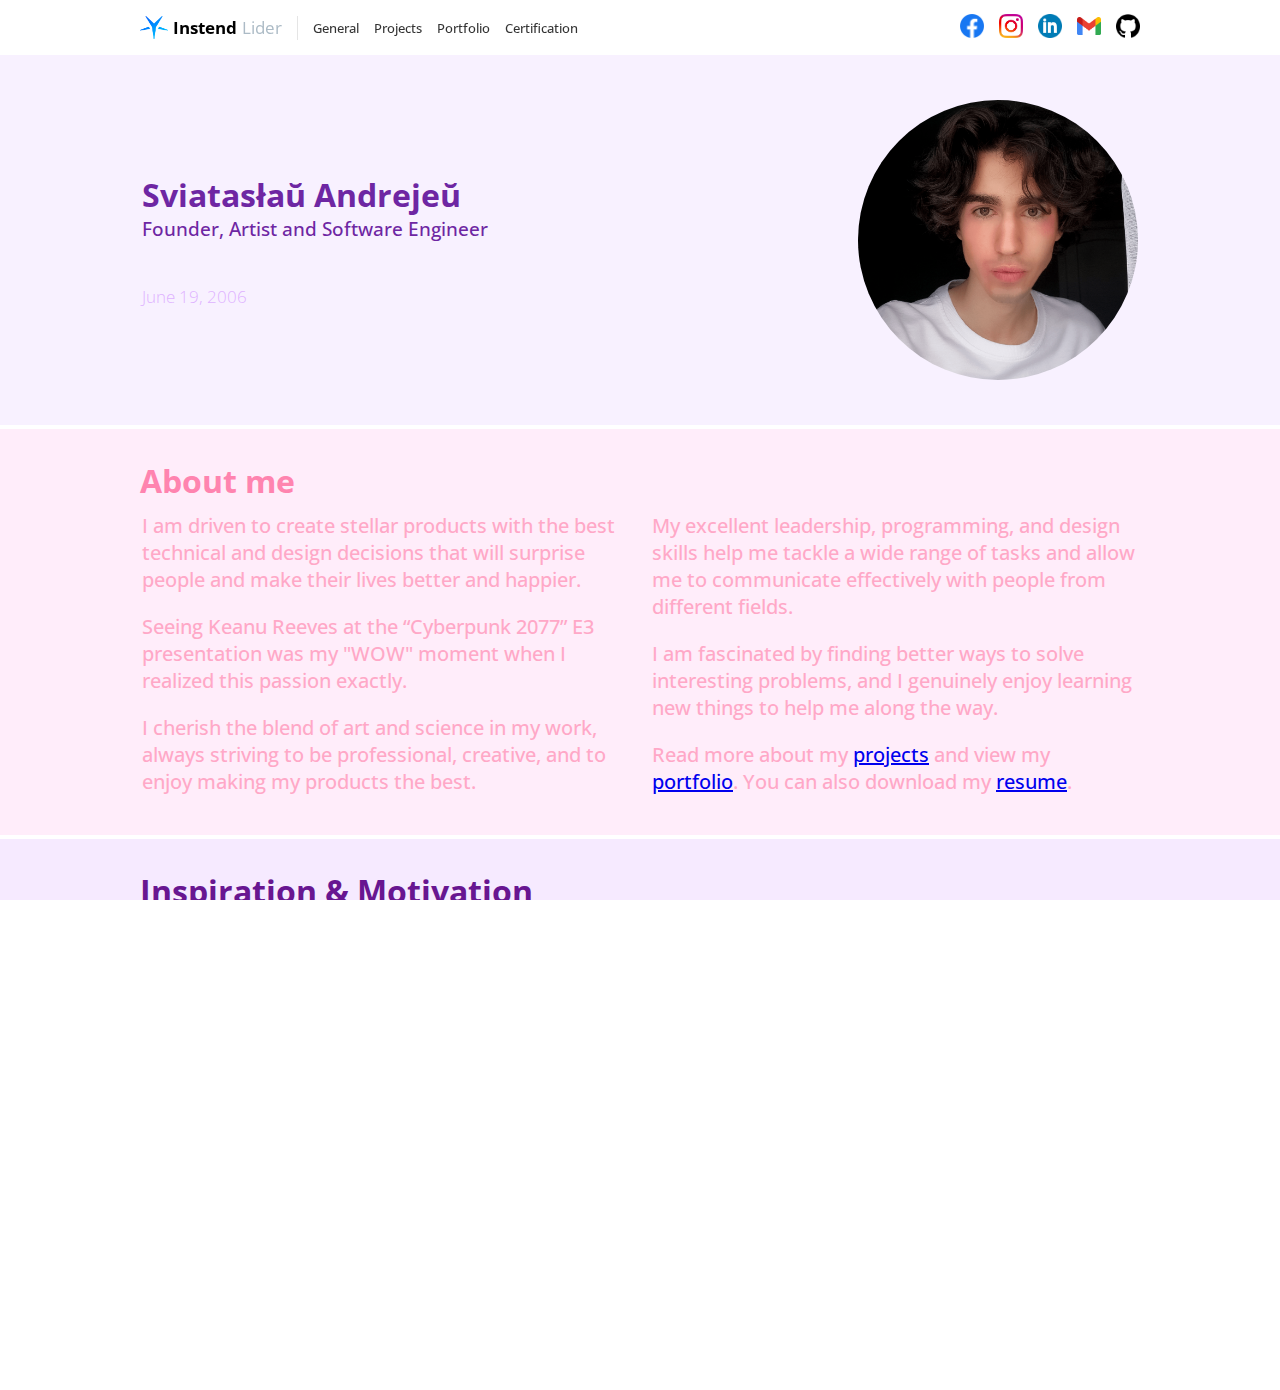
<file: index.html>
<!DOCTYPE html>
<html lang="en">
<head>
    <meta charset="UTF-8">
    <meta name="viewport" content="width=device-width, initial-scale=1.0">
    <title>Instend Lider</title>
    <link rel="stylesheet" href="./global/global.styles.css" />
    <link rel="stylesheet" href="./global/global.fonts.css" />
    <link rel="stylesheet" href="./global/global.colors.css" />
    <link rel="stylesheet" href="./src/styles/header.css" />
    <link rel="stylesheet" href="./src/styles/index.css" />
    <link rel="icon" href="./src/images/logo.png" type="image/x-icon">
</head>
<body>
    <div class="header-wrapper">
        <div class="sub-paddings">
            <div class="header">
                <div class="menu-button" state="closed" onclick="changeMenuState()">
                    <div class="menu-button-line"></div>
                    <div class="menu-button-line"></div>
                    <div class="menu-button-line"></div>
                </div>
                <div class="left">
                    <div class="title-wrapper">
                        <img draggable="false" src="./src/images/instend.png" class="logo" />
                        <h1 class="title">Instend</h1>
                        <span>Lider</span>
                    </div>
                    <div class="navigation">
                        <a href="index.html" id="selected">General</a>
                        <a href="projects.html">Projects</a>
                        <a href="portfolio.html">Portfolio</a>
                        <a href="certification.html">Certification</a>
                    </div>
                </div>
                <div class="links">
                    <a href="https://www.facebook.com/profile.php?id=61553222136930&locale=ru_RU" target=”_blank”>
                        <img src="./src/images/facebook.webp" class="social-network-image" draggable="false" />
                    </a>
                    <a href="https://www.instagram.com/astynate/" target=”_blank”>
                        <img src="./src/images/instagram.png" class="social-network-image" draggable="false" />
                    </a>
                    <a href="https://www.linkedin.com/in/sviatasłaŭ-andrejeŭ-07742a2b2" target=”_blank”>
                        <img src="./src/images/linkedin.webp" class="social-network-image" draggable="false" />
                    </a>
                    <a href="mailto:sicome.a.s@gmail.com">
                        <img src="./src/images/gmail.png" class="social-network-image" draggable="false" />
                    </a>
                    <a href="https://github.com/astynate" target=”_blank”>
                        <img src="./src/images/github.png" class="social-network-image" draggable="false" />
                    </a>
                </div>
            </div>
        </div>
    </div>
    <div class="menu">
        <div class="close-menu-button" state="closed" onclick="changeMenuState()">
            <div class="menu-button-line"></div>
            <div class="menu-button-line"></div>
        </div>
        <br>
        <br>
        <a href="index.html"><h1>General</h1></a>
        <a href="projects.html"><h1>Projects</h1></a>
        <a href="portfolio.html"><h1>Portfolio</h1></a>
        <a href="certification.html"><h1>Certification</h1></a>
        <br>
        <a href="https://www.facebook.com/profile.php?id=61553222136930&locale=ru_RU" target=”_blank”>
            <img src="./src/images/facebook.webp" style="height: 40px; width: 40px;" class="social-network-image" draggable="false" />
        </a>
        <br>
        <a href="https://www.instagram.com/astynate/" target=”_blank”>
            <img src="./src/images/instagram.png" style="height: 40px; width: 40px;" class="social-network-image" draggable="false" />
        </a>
        <br>
        <a href="mailto:sicome.a.s@gmail.com">
            <img src="./src/images/gmail.png" style="height: 40px; width: 40px;" class="social-network-image" draggable="false" />
        </a>
        <br>
        <a href="https://www.linkedin.com/in/sviatasłaŭ-andrejeŭ-07742a2b2" target=”_blank”>
            <img src="./src/images/linkedin.webp" style="height: 40px; width: 40px;" class="social-network-image" draggable="false" />
        </a>
        <br>
        <a href="https://github.com/astynate" target=”_blank”>
            <img src="./src/images/github.png" style="height: 40px; width: 40px;" class="social-network-image" draggable="false" />
        </a>
    </div>
    <div class="margins">
        <div class="main-wrapper" style="background: #F8F1FF; padding-top: 10px; padding-bottom: 10px;">
            <div class="sub-paddings">
                <div class="two-columns profile">
                    <div class="left-column" style="grid-gap: 0;">
                        <h1 style="color: #6E26A3;">Sviatasłaŭ Andrejeŭ</h1>
                        <h3 style="color: #6E26A3;">Founder, Artist and Software Engineer</h3>
                        <br id="not-necessary">
                        <br id="not-necessary">
                        <span id="not-necessary" style="color: #DFB3FF; font-weight: 300;">June 19, 2006</span>
                    </div>
                    <div class="right-column">
                        <img draggable="false" src="./src/images/astynate.png" />
                    </div>
                </div>
            </div>
        </div>
        <div class="main-wrapper" style="background: #FFEDFA;">
            <div class="sub-paddings">
                <h1 style="color: #FF84AF;">About me</h1>
                <div class="two-columns">
                    <div class="left-column">
                        <span class="paragraph" style="color: #FFA8C7; font-weight: 500;">I am driven to create stellar products with the best technical and design decisions that will surprise people and make their lives better and happier.</span>
                        <span class="paragraph" style="color: #FFA8C7; font-weight: 500;">Seeing Keanu Reeves at the “Cyberpunk 2077” E3 presentation was my "WOW" moment when I realized this passion exactly.</span>
                        <span class="paragraph" style="color: #FFA8C7; font-weight: 500;">I cherish the blend of art and science in my work, always striving to be professional, creative, and to enjoy making my products the best.</span>
                    </div>
                    <div class="right-column">
                        <span class="paragraph" style="color: #FFA8C7; font-weight: 500;">My excellent leadership, programming, and design skills help me tackle a wide range of tasks and allow me to communicate effectively with people from different fields.</span>
                        <span class="paragraph" style="color: #FFA8C7; font-weight: 500;">I am fascinated by finding better ways to solve interesting problems, and I genuinely enjoy learning new things to help me along the way.</span>
                        <span class="paragraph" style="color: #FFA8C7; font-weight: 500;">Read more about my <a href="projects.html">projects</a> and view my <a href="portfolio.html">portfolio</a>. You can also download my <a href="./src/files/Resume — Andreev S (English).pdf">resume</a>.</span>
                    </div>
                </div>
            </div>
        </div>
        <div class="main-wrapper" style="background: #F6EAFF;">
            <div class="sub-paddings">
                <h1 style="color: #681691;">Inspiration & Motivation</h1>
                <br>
                <div class="videos">
                    <iframe 
                        src="https://www.youtube.com/embed/VWGUCoBpyLk"
                        allowfullscreen="allowfullscreen"
                        mozallowfullscreen="mozallowfullscreen" 
                        msallowfullscreen="msallowfullscreen" 
                        oallowfullscreen="oallowfullscreen" 
                        webkitallowfullscreen="webkitallowfullscreen"
                        style="background: #dfd0ea;"
                    ></iframe>
                    <iframe 
                        src="https://www.youtube.com/embed/TX9qSaGXFyg"
                        allowfullscreen="allowfullscreen"
                        mozallowfullscreen="mozallowfullscreen" 
                        msallowfullscreen="msallowfullscreen" 
                        oallowfullscreen="oallowfullscreen" 
                        webkitallowfullscreen="webkitallowfullscreen"
                        style="background: #dfd0ea;"
                    ></iframe>
                    <iframe 
                        src="https://www.youtube.com/embed/VKpaK670U7s"
                        allowfullscreen="allowfullscreen"
                        mozallowfullscreen="mozallowfullscreen" 
                        msallowfullscreen="msallowfullscreen" 
                        oallowfullscreen="oallowfullscreen" 
                        webkitallowfullscreen="webkitallowfullscreen"
                        style="background: #dfd0ea;"
                    ></iframe>
                    <iframe 
                        src="https://www.youtube.com/embed/KAE5ymVLmZg"
                        allowfullscreen="allowfullscreen"
                        mozallowfullscreen="mozallowfullscreen" 
                        msallowfullscreen="msallowfullscreen" 
                        oallowfullscreen="oallowfullscreen" 
                        webkitallowfullscreen="webkitallowfullscreen"
                        style="background: #dfd0ea;"
                    ></iframe>
                    <iframe 
                        src="https://www.youtube.com/embed/UF8uR6Z6KLc"
                        allowfullscreen="allowfullscreen"
                        mozallowfullscreen="mozallowfullscreen" 
                        msallowfullscreen="msallowfullscreen" 
                        oallowfullscreen="oallowfullscreen" 
                        webkitallowfullscreen="webkitallowfullscreen"
                        style="background: #dfd0ea;"
                    ></iframe>
                    <iframe 
                        src="https://www.youtube.com/embed/2-w4Dh_oBis"
                        allowfullscreen="allowfullscreen"
                        mozallowfullscreen="mozallowfullscreen" 
                        msallowfullscreen="msallowfullscreen" 
                        oallowfullscreen="oallowfullscreen" 
                        webkitallowfullscreen="webkitallowfullscreen"
                        style="background: #dfd0ea;"
                    ></iframe>
                </div>
            </div>
        </div>
    </div>
    <footer>
        <span>© Andreev S. 2024</span>
    </footer>
    <script src="./src/js/menu.js"></script>
</body>
</html
</file>
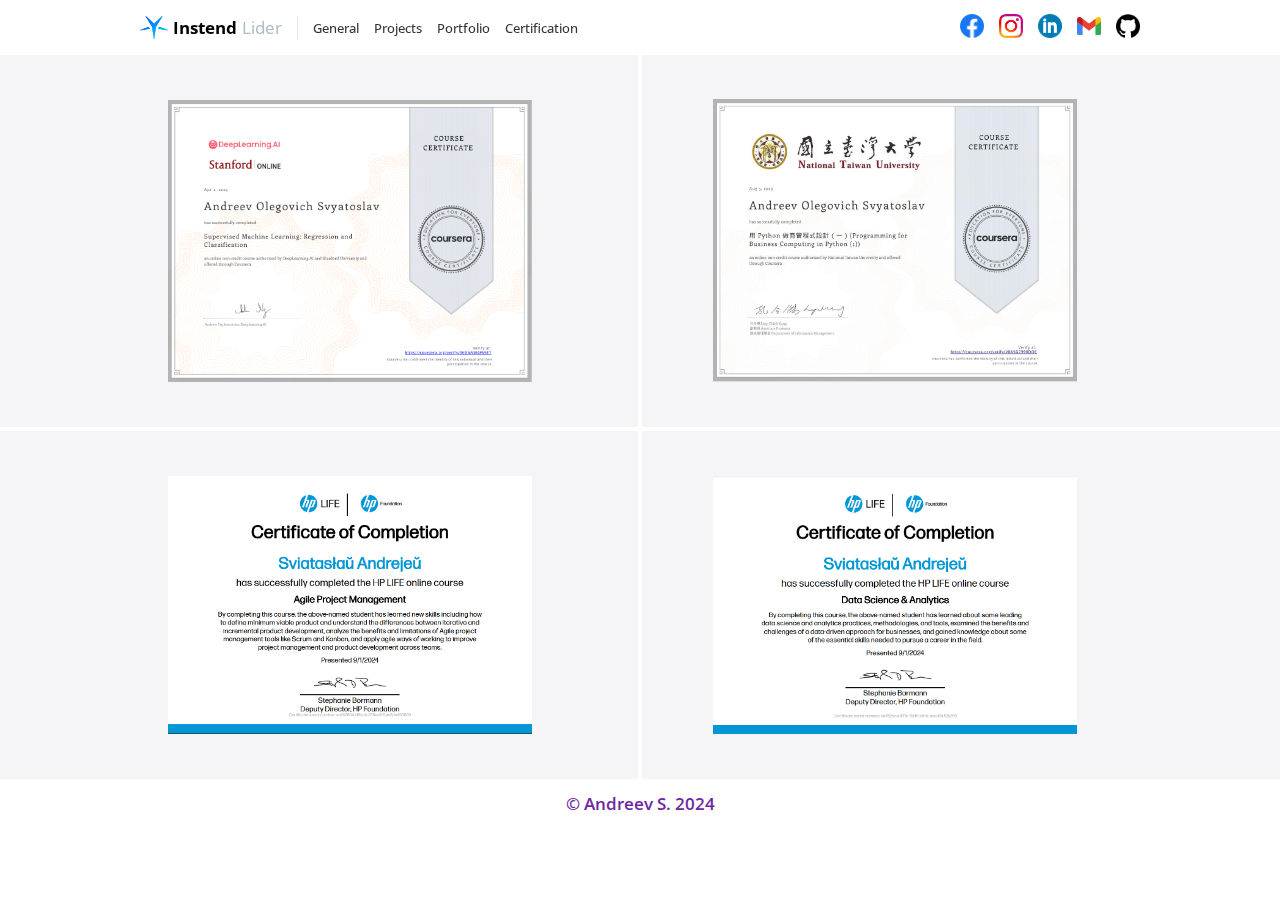
<file: certification.html>
<!DOCTYPE html>
<html lang="en">
<head>
    <meta charset="UTF-8">
    <meta name="viewport" content="width=device-width, initial-scale=1.0">
    <title>Instend Lider</title>
    <link rel="stylesheet" href="./global/global.styles.css" />
    <link rel="stylesheet" href="./global/global.fonts.css" />
    <link rel="stylesheet" href="./global/global.colors.css" />
    <link rel="stylesheet" href="./src/styles/header.css" />
    <link rel="stylesheet" href="./src/styles/index.css" />
    <link rel="icon" href="./src/images/logo.png" type="image/x-icon">
</head>
<body>
    <div class="header-wrapper">
        <div class="sub-paddings">
            <div class="header">
                <div class="menu-button" state="closed" onclick="changeMenuState()">
                    <div class="menu-button-line"></div>
                    <div class="menu-button-line"></div>
                    <div class="menu-button-line"></div>
                </div>
                <div class="left">
                    <div class="title-wrapper">
                        <img draggable="false" src="./src/images/instend.png" class="logo" />
                        <h1 class="title">Instend</h1>
                        <span>Lider</span>
                    </div>
                    <div class="navigation">
                        <a href="index.html" id="selected">General</a>
                        <a href="projects.html">Projects</a>
                        <a href="portfolio.html">Portfolio</a>
                        <a href="certification.html">Certification</a>
                    </div>
                </div>
                <div class="links">
                    <a href="https://www.facebook.com/profile.php?id=61553222136930&locale=ru_RU" target=”_blank”>
                        <img src="./src/images/facebook.webp" class="social-network-image" draggable="false" />
                    </a>
                    <a href="https://www.instagram.com/astynate/" target=”_blank”>
                        <img src="./src/images/instagram.png" class="social-network-image" draggable="false" />
                    </a>
                    <a href="https://www.linkedin.com/in/sviatasłaŭ-andrejeŭ-07742a2b2" target=”_blank”>
                        <img src="./src/images/linkedin.webp" class="social-network-image" draggable="false" />
                    </a>
                    <a href="mailto:sicome.a.s@gmail.com">
                        <img src="./src/images/gmail.png" class="social-network-image" draggable="false" />
                    </a>
                    <a href="https://github.com/astynate" target=”_blank”>
                        <img src="./src/images/github.png" class="social-network-image" draggable="false" />
                    </a>
                </div>
            </div>
        </div>
    </div>
    <div class="menu">
        <div class="close-menu-button" state="closed" onclick="changeMenuState()">
            <div class="menu-button-line"></div>
            <div class="menu-button-line"></div>
        </div>
        <br>
        <br>
        <a href="index.html"><h1>General</h1></a>
        <a href="projects.html"><h1>Projects</h1></a>
        <a href="portfolio.html"><h1>Portfolio</h1></a>
        <a href="certification.html"><h1>Certification</h1></a>
        <br>
        <a href="https://www.facebook.com/profile.php?id=61553222136930&locale=ru_RU" target=”_blank”>
            <img src="./src/images/facebook.webp" style="height: 40px; width: 40px;" class="social-network-image" draggable="false" />
        </a>
        <br>
        <a href="https://www.instagram.com/astynate/" target=”_blank”>
            <img src="./src/images/instagram.png" style="height: 40px; width: 40px;" class="social-network-image" draggable="false" />
        </a>
        <br>
        <a href="mailto:sicome.a.s@gmail.com">
            <img src="./src/images/gmail.png" style="height: 40px; width: 40px;" class="social-network-image" draggable="false" />
        </a>
        <br>
        <a href="https://www.linkedin.com/in/sviatasłaŭ-andrejeŭ-07742a2b2" target=”_blank”>
            <img src="./src/images/linkedin.webp" style="height: 40px; width: 40px;" class="social-network-image" draggable="false" />
        </a>
        <br>
        <a href="https://github.com/astynate" target=”_blank”>
            <img src="./src/images/github.png" style="height: 40px; width: 40px;" class="social-network-image" draggable="false" />
        </a>
    </div>

    <div class="two-columns" style="position: relative;">
        <div class="main-wrapper main-wrapper-paddings" style="background: #F5F5F7; display: flex; flex-direction: column;">
            <div class="left-column" style="display: flex; justify-content: center; align-items: center;">
                <img src="./src/images/stanford-sertificate.png" style="width: 75%;" draggable="false" />
            </div>
        </div>
        <div class="main-wrapper" style="background: #F5F5F7; display: flex;">
            <div class="right-column" style="display: flex; justify-content: center; align-items: center;">
                <img src="./src/images/ntu-sertificate.jpeg" style="width: 75%;" draggable="false" />
            </div>
        </div>
        <div class="main-wrapper main-wrapper-paddings" style="background: #F5F5F7; display: flex; flex-direction: column;">
            <div class="left-column" style="display: flex; justify-content: center; align-items: center;">
                <img src="./src/images/hp-agile-sertificate.png" style="width: 75%;" draggable="false" />
            </div>
        </div>
        <div class="main-wrapper" style="background: #F5F5F7; display: flex;">
            <div class="right-column" style="display: flex; justify-content: center; align-items: center;">
                <img src="./src/images/hp-data-science-sertificate.png" style="width: 75%;" draggable="false" />
            </div>
        </div>
    </div>
    <footer>
        <span>© Andreev S. 2024</span>
    </footer>
    <script src="./src/js/menu.js"></script>
</body>
</html
</file>
<file: global/global.styles.css>
body {
    --main-gap: 4px;
    --main-content-width: 1000px;
    --main-column-padding: 10px;
    --main-column-width: calc(var(--main-content-width) / 2 - var(--main-gap) - var(--main-column-padding));
}

.main-paddings {
    width: 75vw;
    margin-left: auto;
    margin-right: auto;
}

.sub-paddings {
    width: var(--main-content-width);
    margin-left: auto;
    margin-right: auto;
}

.margins {
    width: auto;
    /* margin-left: var(--main-gap);
    margin-right: var(--main-gap); */
    display: flex;
    flex-direction: column;
    grid-gap: var(--main-gap);
}

.main-wrapper {
    width: 100%;
    border-radius: 0px;
    overflow: hidden;
    padding-top: 30px;
    padding-bottom: 30px;
    background: var(--main-accent-color);
}

.main-wrapper-paddings {
    padding: 35px;
}

.center {
    width: 100%;
    display: flex;
    justify-content: center;
    align-items: center;
}

.column {
    display: flex;
    flex-direction: column;
}

.border {
    border: 2px solid rgb(76, 76, 255);
    border-radius: 30px;
    padding: 2px 7px;
    font-size: 14px;
    color: rgb(76, 76, 255);
    font-weight: 600;
    width: fit-content;
}

.two-columns {
    display: grid;
    grid-template-columns: repeat(2, 1fr);
    grid-gap: var(--main-gap);
}

.left-column {
    display: flex;
    flex-direction: column;
    grid-gap: 20px;
    margin-left: auto;
    padding-top: var(--main-column-padding);
    padding-bottom: var(--main-column-padding);
    margin-right: var(--main-column-padding);
    width: var(--main-column-width);
}

.right-column {
    display: flex;
    flex-direction: column;
    grid-gap: 20px;
    margin-right: auto;
    padding-top: var(--main-column-padding);
    padding-bottom: var(--main-column-padding);
    margin-left: var(--main-column-padding);
    width: var(--main-column-width);
}

br {
    user-select: none;
}

.tag-cloud {
    display: flex;
    flex-wrap: wrap;
    grid-gap: 5px;
}

.gradient-text {
    background: linear-gradient(45deg, #6F0DD7, #CB52FF);
    -webkit-background-clip: text;
    -moz-background-clip: text;
    background-clip: text;
    color: transparent;
}

img {
    user-select: none;
}

.videos {
    display: grid;
    grid-template-columns: repeat(3, 1fr);
    grid-gap: 3px;
}

iframe {
    height: 100%;
    width: 100%;
    aspect-ratio: 16 / 9;
    border: none;
    border-radius: 20px;
    transition: 0.15s ease;
    border: 4px solid #dfd0ea;
}

iframe:hover {
    border: 4px solid #aa99b5;
}

li {
    font-size: 20px;
    font-weight: 500;
}

footer {
    height: 50px;
    display: flex;
    align-items: center;
    justify-content: center;
    width: var(--main-content-width);
    margin-left: auto;
    margin-right: auto;
    font-size: 14px;
    font-weight: 600;
    color: #6E27A3;
}

.padding-top-40 {
    padding-top: 40px;
}

@media (max-width: 1000px) {
    .padding-top-40 {
        padding-top: 20px;
    }

    .main-wrapper {
        border-radius: 0;
    }
}

@media (max-width: 1200px) {
    body {
        --main-content-width: 85vw;
    }
}

@media (max-width: 850px) {
    .videos {
        grid-template-columns: repeat(2, 1fr);
    }
}

@media (max-width: 700px) {
    .two-columns {
        grid-template-columns: repeat(1, 1fr);
    }

    .left-column {
        width: auto;
        margin-left: 0;
        margin-right: 0;
    }

    .right-column {
        width: auto;
        margin-left: 0;
        margin-right: 0;
    }

    #not-necessary {
        display: none;
    }

    .videos {
        grid-template-columns: repeat(2, 1fr);
    }

    .column-reverse {
        display: flex !important;
        flex-direction: column !important;
        flex-direction: column-reverse !important;
        padding: 0 !important;
    }

    .padding-top-40 {
        padding-top: 0px;
    }
}

@media (max-width: 600px) { 
    body {
        --main-content-width: 90vw;
    }

    .videos {
        grid-template-columns: repeat(1, 1fr);
    }
}
</file>
<file: global/global.fonts.css>
@import url('https://fonts.googleapis.com/css2?family=Open+Sans:ital,wght@0,300..800;1,300..800&display=swap');

* {
    font-family: "Open Sans", sans-serif;
}

.paragraph, .paragraph-2 {
    color: #d3d5e1;
    font-weight: 600;
}

.paragraph {
    font-size: 20px;
}

.paragraph-2 {
    font-size: 22px;
}

span {
    font-size: 17px;
}

@media (max-width: 1000px) {
    .paragraph {
        font-size: 16px;
    }

    .paragraph-2 {
        font-size: 18px;
    }
}

@media (max-width: 700px) {
    h1 {
        font-size: 25px !important;
    }  
    
    h3 {
        font-size: 16px !important;
    }

    .paragraph {
        font-size: 16px;
    }

    .paragraph-2 {
        font-size: 18px;
    }
}
</file>
<file: global/global.colors.css>
* {
    margin: 0;
    padding: 0;
    box-sizing: border-box;
}

html, body {
    height: 100vh;
    width: 100vw;
    scroll-behavior: smooth;
    overflow-x: hidden;
}

body {
    --main-border-color: #E5E5E5;
    --main-accent-color: #F5F5F7;
    --sub-font-color: #ACBBC6;
}

body {
    overflow-y: scroll;
    overflow-x: hidden;
}

body::-webkit-scrollbar {
    display: none;
}
</file>
<file: src/styles/header.css>
.header-wrapper {
    width: 100vw;
    backdrop-filter: blur(10px);
    background: rgba(255, 255, 255, 0.9);
    position: sticky;
    top: 0;
    left: 0;
    z-index: 1;
    z-index: 99999;
}

.header {
    display: flex;
    grid-gap: 10px;
    width: 100%;
    height: 55px;
    margin-top: auto;
    align-items: center;
    user-select: none;
    justify-content: space-between;
}

.header .logo {
    height: 24px;
    width: auto;
    object-fit: contain;
    flex-shrink: 0;
}

.header h1 {
    font-size: 17px;
    font-weight: 700;
}

.header span {
    font-size: 17px;
    font-weight: 400;
    color: var(--sub-font-color);
}

.header a {
    font-size: 13px;
    text-decoration: none;
    font-weight: 500;
    color: black;
    font-family: 'Open Sans', sans-serif;
}

.navigation {
    display: flex;
    grid-gap: 15px;
}

.navigation a {
    opacity: 0.8;
    transition: 0.15s ease;
}

.navigation a:hover {
    opacity: 1;
}

.navigation a:active {
    opacity: 0.6;
}

.title-wrapper {
    display: flex;
    font-size: 18px;
    grid-gap: 5px;
    padding-right: 15px;
    align-items: center;
    border-right: 1px solid var(--main-border-color);
}

.left {
    display: flex;
    grid-gap: 15px;
    align-items: center;
}

.links {
    display: flex;
    grid-gap: 15px;
}

.social-network-image {
    height: 24px;
    width: 24px;
    object-fit: contain;
}

iframe {
    width: 100%;
    height: auto;
}

.close-menu-button, .menu-button {
    position: fixed;
    height: 50px;
    width: 50px;
    top: 2px;
    left: 2px;
    z-index: 3;
}

.menu-button {
    display: none;
    flex-direction: column;
    grid-gap: 5px;
    margin-top: auto;
    margin-bottom: auto;
    justify-content: center;
    align-items: center;
}

.menu-button-line {
    height: 2px;
    width: 22px;
    background: #707278;
    transition: 0.25s ease;
}

.close-menu-button {
    left: auto;
    right: 5px;
    top: 30px;
}

.close-menu-button .menu-button-line:nth-child(1) {
    width: 35px;
    transform: translateY(2px) rotate(45deg);
}

.close-menu-button .menu-button-line:nth-child(2) {
    width: 35px;
    transform: rotate(-45deg);
}

.menu {
    height: 0svh;
    width: 100vw;
    background: white;
    position: fixed;
    display: none;
    top: 0px;
    left: 0;
    z-index: 2;
    flex-direction: column;
    padding-left: 30px;
    padding-top: 30px;
    opacity: 0;
    grid-gap: 10px;
    transition: 0.5s ease;
    overflow: hidden;
}

.menu[id="opened"] {
    height: 100vh;
    display: flex;
    opacity: 1;
}

.menu a { 
    text-decoration: none;
    color: #000;
    width: fit-content;
}

@media (max-width: 700px) {
    .header {
        justify-content: center;
    }

    .left {
        grid-gap: 0px;
    }

    .navigation a {
        display: none;
    }

    .links {
        display: none;
    }

    .title-wrapper {
        border: none;
        padding: 0;
    }

    .title-wrapper h1 {
        font-weight: 600;
    }

    .title-wrapper h1, .title-wrapper span {
        font-size: 21px !important;
    }

    .menu-button {
        display: flex;
    }

    .header .logo {
        height: 24px;
    }
}
</file>
<file: src/styles/index.css>
.profile-wrapper {
    height: auto;
    width: 100%;
    background: var(--main-accent-color);
}

.profile {
    height: 350px;
    justify-content: space-between;
    align-items: center;
}

.profile h3 {
    font-weight: 500;
}

.profile-left {
    display: flex;
    flex-direction: column;
}

.profile .right-column {
    display: flex !important;
    flex-direction: row !important;
    justify-content: end !important;
}

.profile img {
    height: 280px;
    width: 280px;
    border-radius: 100%;
    object-fit: cover;
}

@media (max-width: 700px) {
    .profile {
        padding-top: 30px;
        height: auto;
    }

    .profile img {
        height: auto;
        width: 100%;
        aspect-ratio: 16 / 13;
        object-fit: cover;
        border-radius: 40px;
    }
}
</file>
